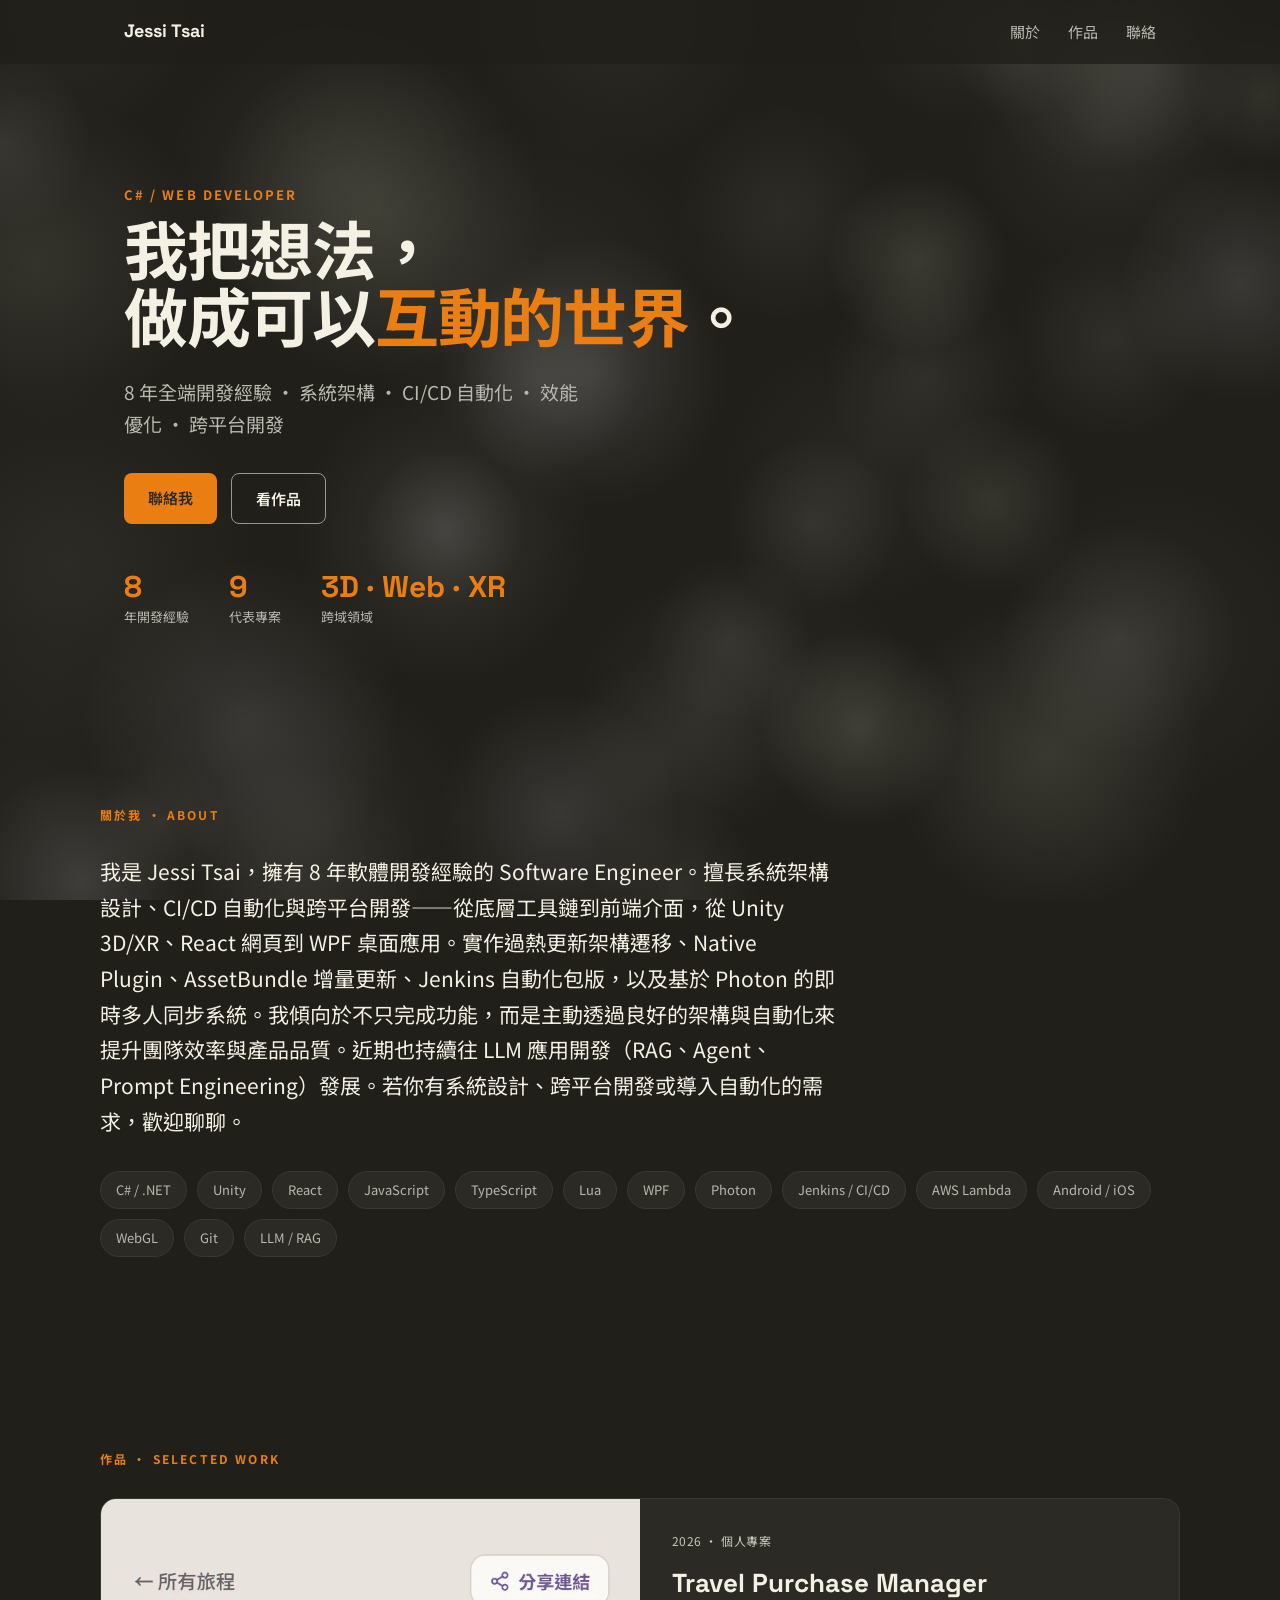
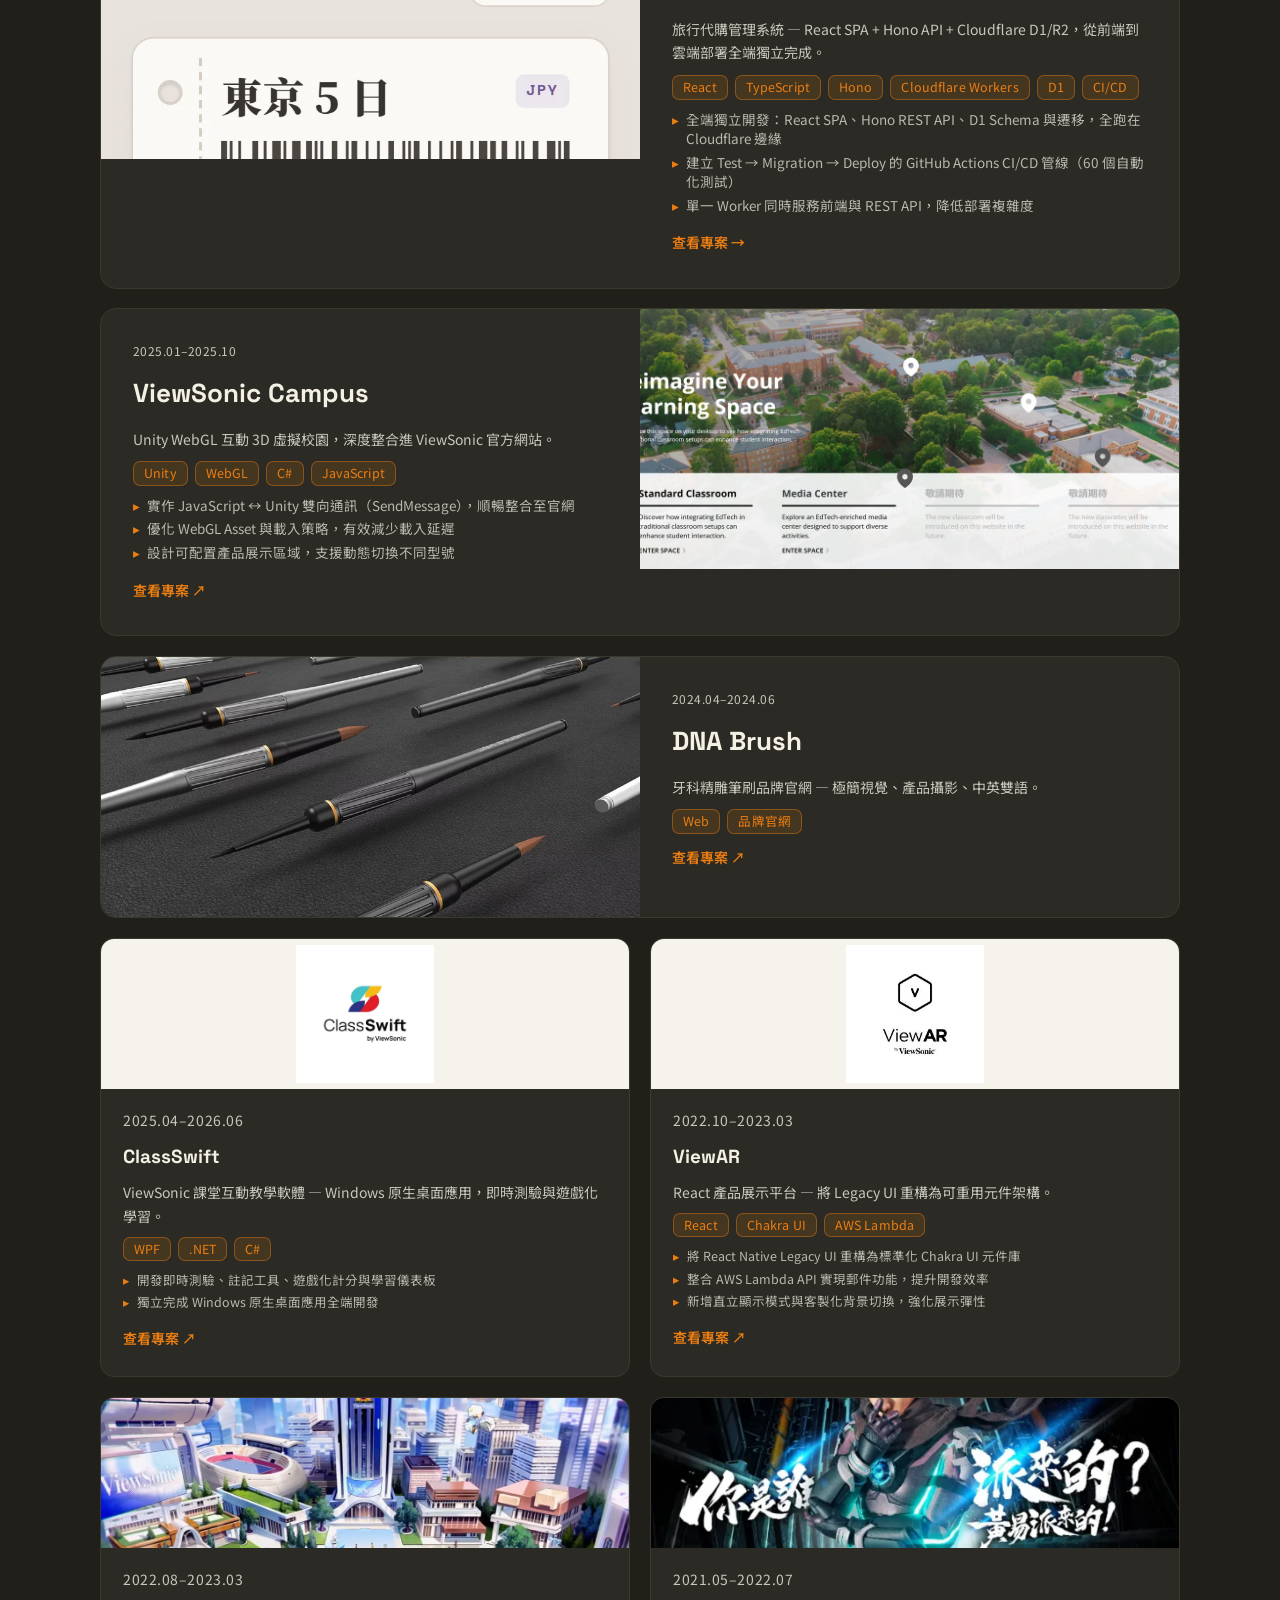
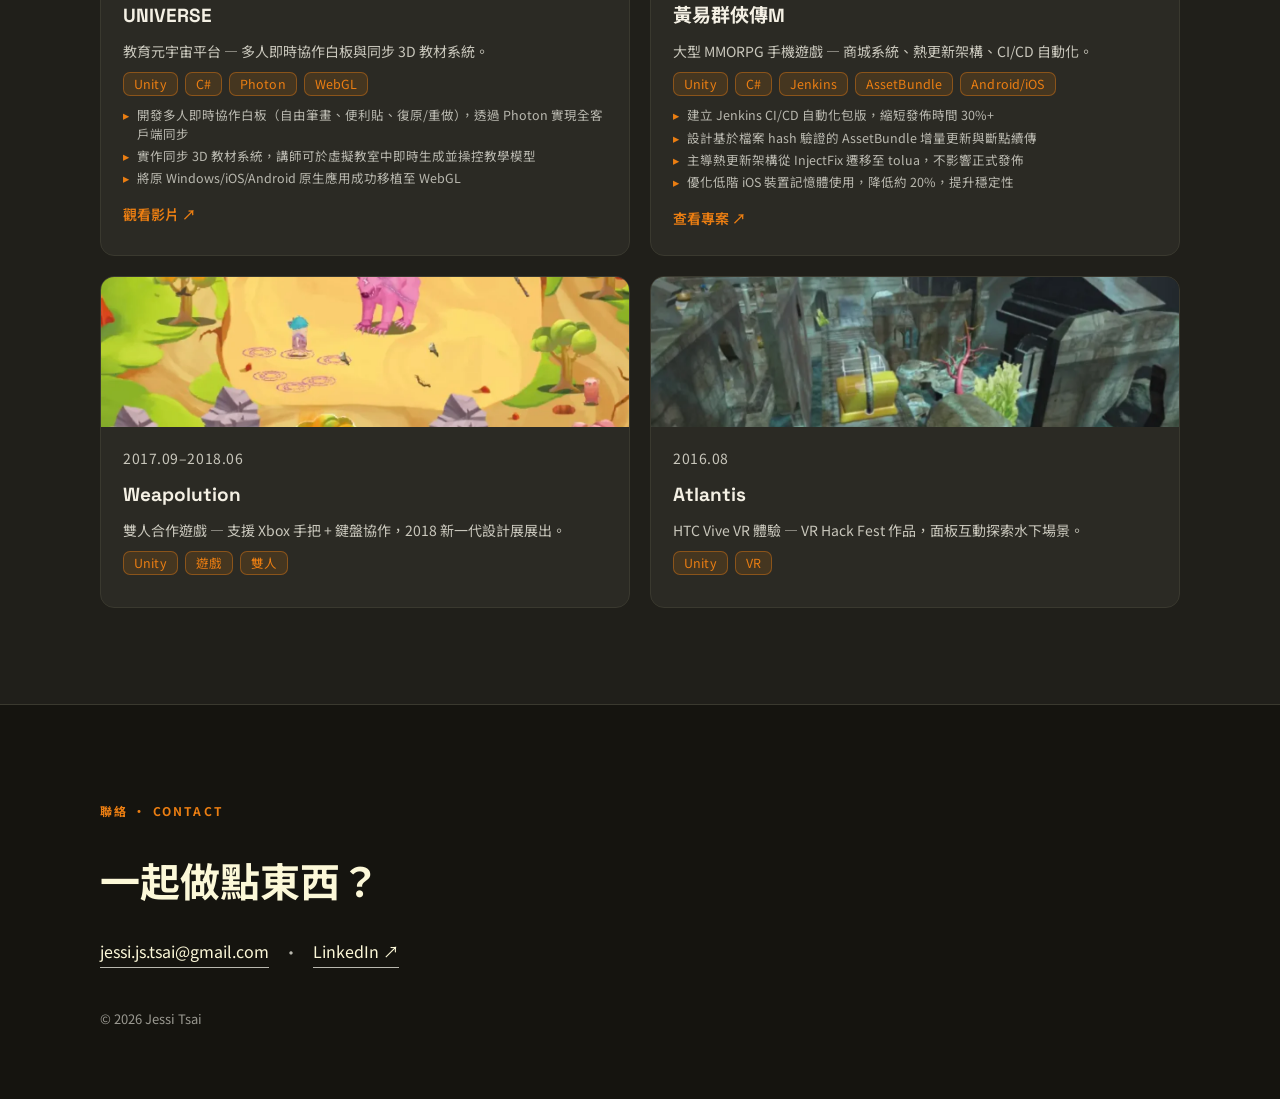
<file: index.html>
<!DOCTYPE html>
<html lang="zh-Hant">
<head>
  <meta charset="utf-8">
  <meta name="viewport" content="width=device-width, initial-scale=1">
  <title>Jessi Tsai — Software Engineer</title>
  <meta name="description" content="Jessi Tsai 的技術作品集：8 年全端開發經驗，專注系統架構、CI/CD 自動化、效能優化與跨平台開發。">
  <link rel="preconnect" href="https://fonts.googleapis.com">
  <link rel="preconnect" href="https://fonts.gstatic.com" crossorigin>
  <link href="https://fonts.googleapis.com/css2?family=Space+Grotesk:wght@500;600;700&family=Noto+Sans+TC:wght@400;500;700&display=swap" rel="stylesheet">
  <link rel="stylesheet" href="styles.css">
</head>
<body>
  <canvas id="mist" aria-hidden="true"></canvas>

  <header class="nav" id="nav">
    <div class="nav-inner">
      <a href="#top" class="nav-logo">Jessi Tsai</a>
      <button class="nav-toggle" aria-label="開啟選單" aria-expanded="false">☰</button>
      <nav>
        <ul class="nav-links">
          <li><a href="#about">關於</a></li>
          <li><a href="#work">作品</a></li>
          <li><a href="#contact">聯絡</a></li>
        </ul>
      </nav>
    </div>
  </header>

  <main id="top">
    <section class="hero">
      <p class="eyebrow">C# / Web Developer</p>
      <h1 class="hero-title">我把想法，<br>做成可以<em>互動的世界</em>。</h1>
      <p class="hero-sub">8 年全端開發經驗 · 系統架構 · CI/CD 自動化 · 效能優化 · 跨平台開發</p>
      <div class="cta-row">
        <a href="#contact" class="btn btn-primary">聯絡我</a>
        <a href="#work" class="btn btn-ghost">看作品</a>
      </div>
      <div class="stats">
        <div class="stat"><b>8</b><span>年開發經驗</span></div>
        <div class="stat"><b>9</b><span>代表專案</span></div>
        <div class="stat"><b>3D · Web · XR</b><span>跨域領域</span></div>
      </div>
    </section>

    <section class="section" id="about">
      <div class="section-inner">
        <p class="section-label">關於我 · About</p>
        <p class="about-text reveal">我是 Jessi Tsai，擁有 8 年軟體開發經驗的 Software Engineer。擅長系統架構設計、CI/CD 自動化與跨平台開發——從底層工具鏈到前端介面，從 Unity 3D/XR、React 網頁到 WPF 桌面應用。實作過熱更新架構遷移、Native Plugin、AssetBundle 增量更新、Jenkins 自動化包版，以及基於 Photon 的即時多人同步系統。我傾向於不只完成功能，而是主動透過良好的架構與自動化來提升團隊效率與產品品質。近期也持續往 LLM 應用開發（RAG、Agent、Prompt Engineering）發展。若你有系統設計、跨平台開發或導入自動化的需求，歡迎聊聊。</p>
        <ul class="skills" aria-label="技能">
          <li class="skill">C# / .NET</li>
          <li class="skill">Unity</li>
          <li class="skill">React</li>
          <li class="skill">JavaScript</li>
          <li class="skill">TypeScript</li>
          <li class="skill">Lua</li>
          <li class="skill">WPF</li>
          <li class="skill">Photon</li>
          <li class="skill">Jenkins / CI/CD</li>
          <li class="skill">AWS Lambda</li>
          <li class="skill">Android / iOS</li>
          <li class="skill">WebGL</li>
          <li class="skill">Git</li>
          <li class="skill">LLM / RAG</li>
        </ul>
      </div>
    </section>

    <section class="section" id="work">
      <div class="section-inner">
        <p class="section-label">作品 · Selected Work</p>

        <div class="featured">
          <article class="feat-card reveal">
            <div class="feat-thumb"><img class="thumb-shot" src="images/projects/tb-trip.webp" alt="Travel Purchase Manager 介面預覽"></div>
            <div class="feat-body">
              <p class="proj-year">2026 · 個人專案</p>
              <h3>Travel Purchase Manager</h3>
              <p class="proj-desc">旅行代購管理系統 — React SPA + Hono API + Cloudflare D1/R2，從前端到雲端部署全端獨立完成。</p>
              <ul class="proj-tags"><li>React</li><li>TypeScript</li><li>Hono</li><li>Cloudflare Workers</li><li>D1</li><li>CI/CD</li></ul>
              <ul class="proj-achievements">
                <li>全端獨立開發：React SPA、Hono REST API、D1 Schema 與遷移，全跑在 Cloudflare 邊緣</li>
                <li>建立 Test → Migration → Deploy 的 GitHub Actions CI/CD 管線（60 個自動化測試）</li>
                <li>單一 Worker 同時服務前端與 REST API，降低部署複雜度</li>
              </ul>
              <a class="proj-link" href="travel-buy.html">查看專案 →</a>
            </div>
          </article>

          <article class="feat-card reverse reveal">
            <div class="feat-thumb"><img class="thumb-logo cover" src="images/projects/Campus_Logo.webp" alt="ViewSonic Campus 預覽"></div>
            <div class="feat-body">
              <p class="proj-year">2025.01–2025.10</p>
              <h3>ViewSonic Campus</h3>
              <p class="proj-desc">Unity WebGL 互動 3D 虛擬校園，深度整合進 ViewSonic 官方網站。</p>
              <ul class="proj-tags"><li>Unity</li><li>WebGL</li><li>C#</li><li>JavaScript</li></ul>
              <ul class="proj-achievements">
                <li>實作 JavaScript ↔ Unity 雙向通訊（SendMessage），順暢整合至官網</li>
                <li>優化 WebGL Asset 與載入策略，有效減少載入延遲</li>
                <li>設計可配置產品展示區域，支援動態切換不同型號</li>
              </ul>
              <a class="proj-link" href="https://www.viewsonic.com/tw/education/3d-campus" target="_blank" rel="noopener">查看專案 ↗</a>
            </div>
          </article>

          <article class="feat-card reveal">
            <div class="feat-thumb"><img class="thumb-logo cover" src="images/projects/DNABRUSH_Logo.webp" alt="DNA Brush 產品預覽"></div>
            <div class="feat-body">
              <p class="proj-year">2024.04–2024.06</p>
              <h3>DNA Brush</h3>
              <p class="proj-desc">牙科精雕筆刷品牌官網 — 極簡視覺、產品攝影、中英雙語。</p>
              <ul class="proj-tags"><li>Web</li><li>品牌官網</li></ul>
              <a class="proj-link" href="https://www.dnabrush.net/zh" target="_blank" rel="noopener">查看專案 ↗</a>
            </div>
          </article>
        </div>

        <div class="proj-grid">
          <article class="proj-card reveal">
            <div class="proj-thumb"><img class="thumb-logo" src="images/projects/ClassSwift_Logo.webp" alt="ClassSwift logo"></div>
            <div class="proj-body">
              <p class="proj-year">2025.04–2026.06</p>
              <h3>ClassSwift</h3>
              <p class="proj-desc">ViewSonic 課堂互動教學軟體 — Windows 原生桌面應用，即時測驗與遊戲化學習。</p>
              <ul class="proj-tags"><li>WPF</li><li>.NET</li><li>C#</li></ul>
              <ul class="proj-achievements">
                <li>開發即時測驗、註記工具、遊戲化計分與學習儀表板</li>
                <li>獨立完成 Windows 原生桌面應用全端開發</li>
              </ul>
              <a class="proj-link" href="https://www.classswift.viewsonic.io/" target="_blank" rel="noopener">查看專案 ↗</a>
            </div>
          </article>

          <article class="proj-card reveal">
            <div class="proj-thumb"><img class="thumb-logo" src="images/projects/ViewAR_Logo.webp" alt="ViewAR logo"></div>
            <div class="proj-body">
              <p class="proj-year">2022.10–2023.03</p>
              <h3>ViewAR</h3>
              <p class="proj-desc">React 產品展示平台 — 將 Legacy UI 重構為可重用元件架構。</p>
              <ul class="proj-tags"><li>React</li><li>Chakra UI</li><li>AWS Lambda</li></ul>
              <ul class="proj-achievements">
                <li>將 React Native Legacy UI 重構為標準化 Chakra UI 元件庫</li>
                <li>整合 AWS Lambda API 實現郵件功能，提升開發效率</li>
                <li>新增直立顯示模式與客製化背景切換，強化展示彈性</li>
              </ul>
              <a class="proj-link" href="https://www.viewar.viewsonic.io/" target="_blank" rel="noopener">查看專案 ↗</a>
            </div>
          </article>

          <article class="proj-card reveal">
            <div class="proj-thumb"><img class="thumb-logo cover" src="images/projects/UNIVERSE_Logo.webp" alt="UNIVERSE 預覽"></div>
            <div class="proj-body">
              <p class="proj-year">2022.08–2023.03</p>
              <h3>UNIVERSE</h3>
              <p class="proj-desc">教育元宇宙平台 — 多人即時協作白板與同步 3D 教材系統。</p>
              <ul class="proj-tags"><li>Unity</li><li>C#</li><li>Photon</li><li>WebGL</li></ul>
              <ul class="proj-achievements">
                <li>開發多人即時協作白板（自由筆畫、便利貼、復原/重做），透過 Photon 實現全客戶端同步</li>
                <li>實作同步 3D 教材系統，講師可於虛擬教室中即時生成並操控教學模型</li>
                <li>將原 Windows/iOS/Android 原生應用成功移植至 WebGL</li>
              </ul>
              <a class="proj-link" href="https://www.youtube.com/watch?v=ybJ6-WxxF98" target="_blank" rel="noopener">觀看影片 ↗</a>
            </div>
          </article>

          <article class="proj-card reveal">
            <div class="proj-thumb"><img class="thumb-logo cover" src="images/projects/HEM_Logo.webp" alt="黃易群俠傳M 預覽"></div>
            <div class="proj-body">
              <p class="proj-year">2021.05–2022.07</p>
              <h3>黃易群俠傳M</h3>
              <p class="proj-desc">大型 MMORPG 手機遊戲 — 商城系統、熱更新架構、CI/CD 自動化。</p>
              <ul class="proj-tags"><li>Unity</li><li>C#</li><li>Jenkins</li><li>AssetBundle</li><li>Android/iOS</li></ul>
              <ul class="proj-achievements">
                <li>建立 Jenkins CI/CD 自動化包版，縮短發佈時間 30%+</li>
                <li>設計基於檔案 hash 驗證的 AssetBundle 增量更新與斷點續傳</li>
                <li>主導熱更新架構從 InjectFix 遷移至 tolua，不影響正式發佈</li>
                <li>優化低階 iOS 裝置記憶體使用，降低約 20%，提升穩定性</li>
              </ul>
              <a class="proj-link" href="https://hem.chinesegamer.net/" target="_blank" rel="noopener">查看專案 ↗</a>
            </div>
          </article>

          <article class="proj-card reveal">
            <div class="proj-thumb"><img class="thumb-logo cover" src="images/projects/Weapolution_Logo.webp" alt="Weapolution 預覽"></div>
            <div class="proj-body">
              <p class="proj-year">2017.09–2018.06</p>
              <h3>Weapolution</h3>
              <p class="proj-desc">雙人合作遊戲 — 支援 Xbox 手把 + 鍵盤協作，2018 新一代設計展展出。</p>
              <ul class="proj-tags"><li>Unity</li><li>遊戲</li><li>雙人</li></ul>
            </div>
          </article>

          <article class="proj-card reveal">
            <div class="proj-thumb"><img class="thumb-logo cover" src="images/projects/Atlantis_Logo.webp" alt="Atlantis 預覽"></div>
            <div class="proj-body">
              <p class="proj-year">2016.08</p>
              <h3>Atlantis</h3>
              <p class="proj-desc">HTC Vive VR 體驗 — VR Hack Fest 作品，面板互動探索水下場景。</p>
              <ul class="proj-tags"><li>Unity</li><li>VR</li></ul>
            </div>
          </article>
        </div>
      </div>
    </section>
  </main>

  <footer class="footer" id="contact">
    <div class="footer-inner">
      <p class="section-label">聯絡 · Contact</p>
      <p class="footer-cta">一起做點東西？</p>
      <p class="footer-links">
        <a href="mailto:jessi.js.tsai@gmail.com">jessi.js.tsai@gmail.com</a>
        <span>·</span>
        <a href="https://www.linkedin.com/in/jessi-tsai-a05aa3401" target="_blank" rel="noopener">LinkedIn ↗</a>
      </p>
      <p class="footer-copy">© 2026 Jessi Tsai</p>
    </div>
  </footer>

  <script src="mist.js"></script>
  <script src="script.js"></script>
</body>
</html>
</file>
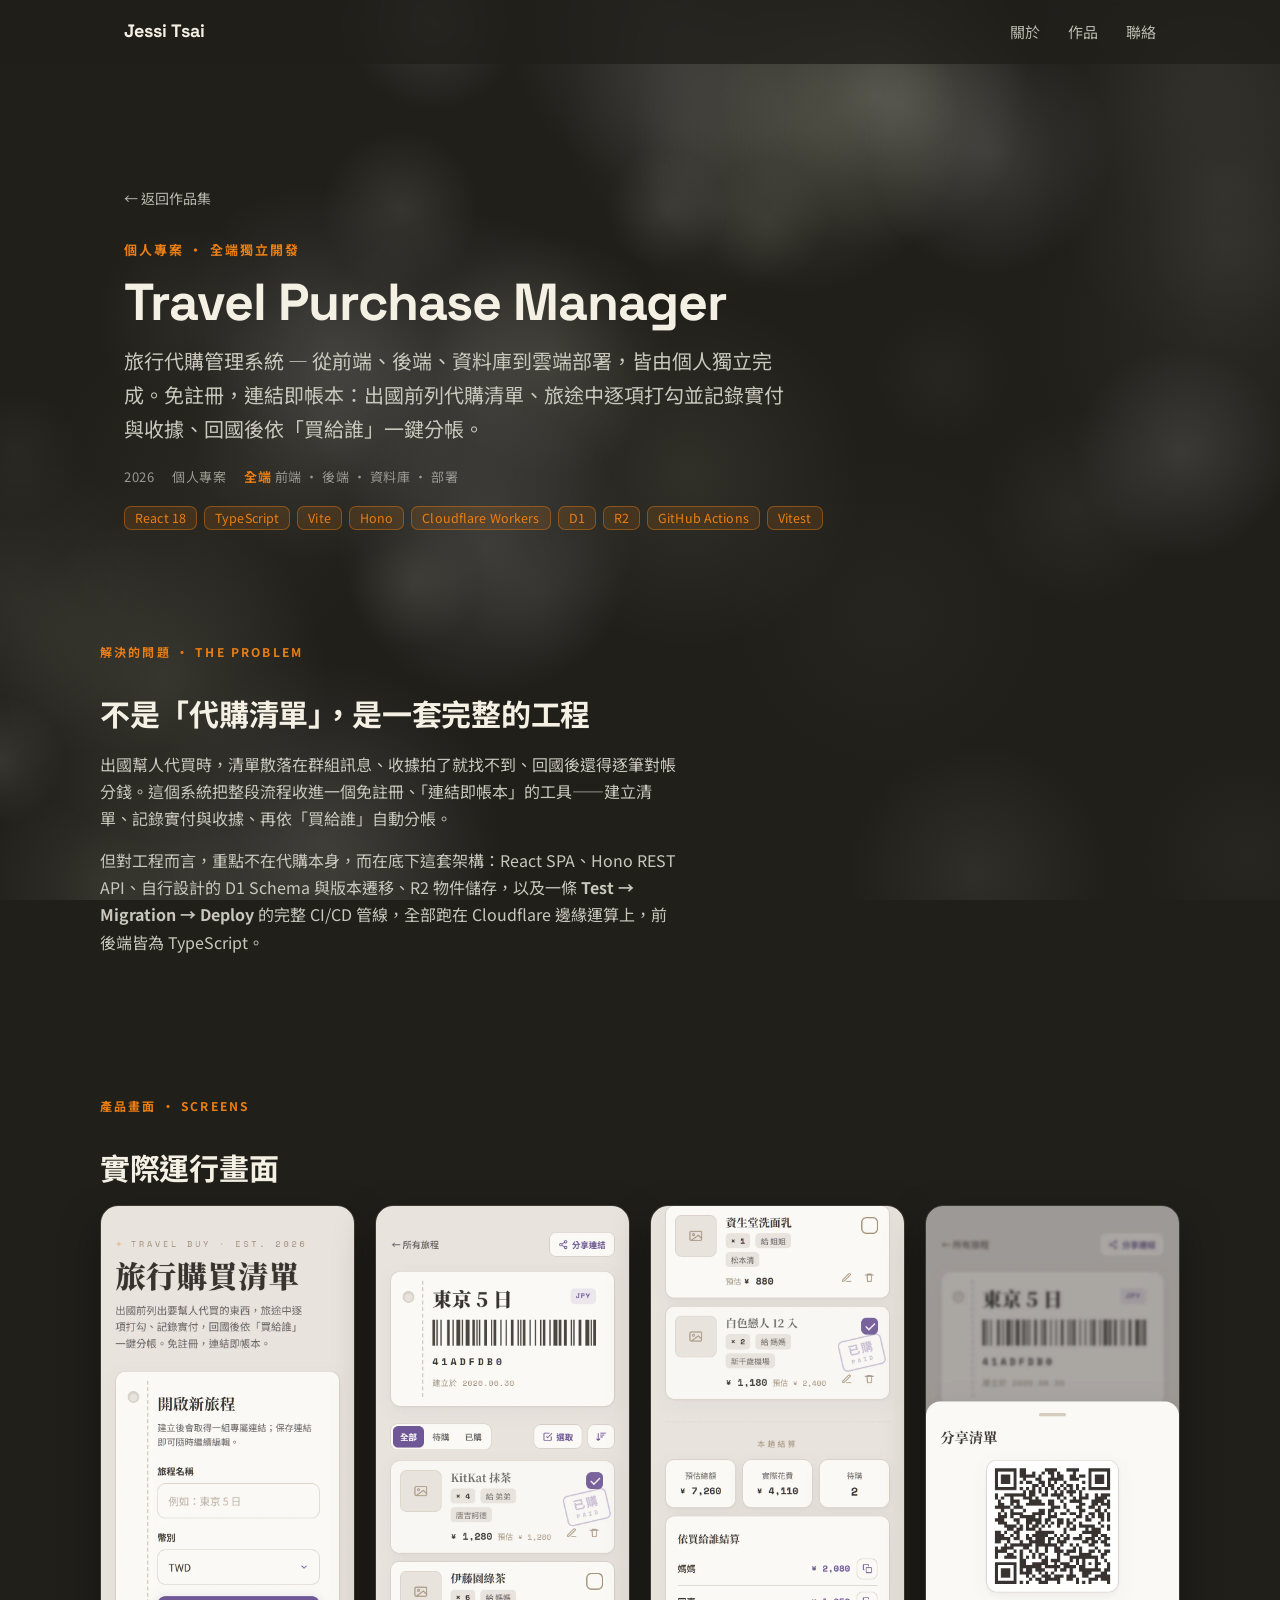
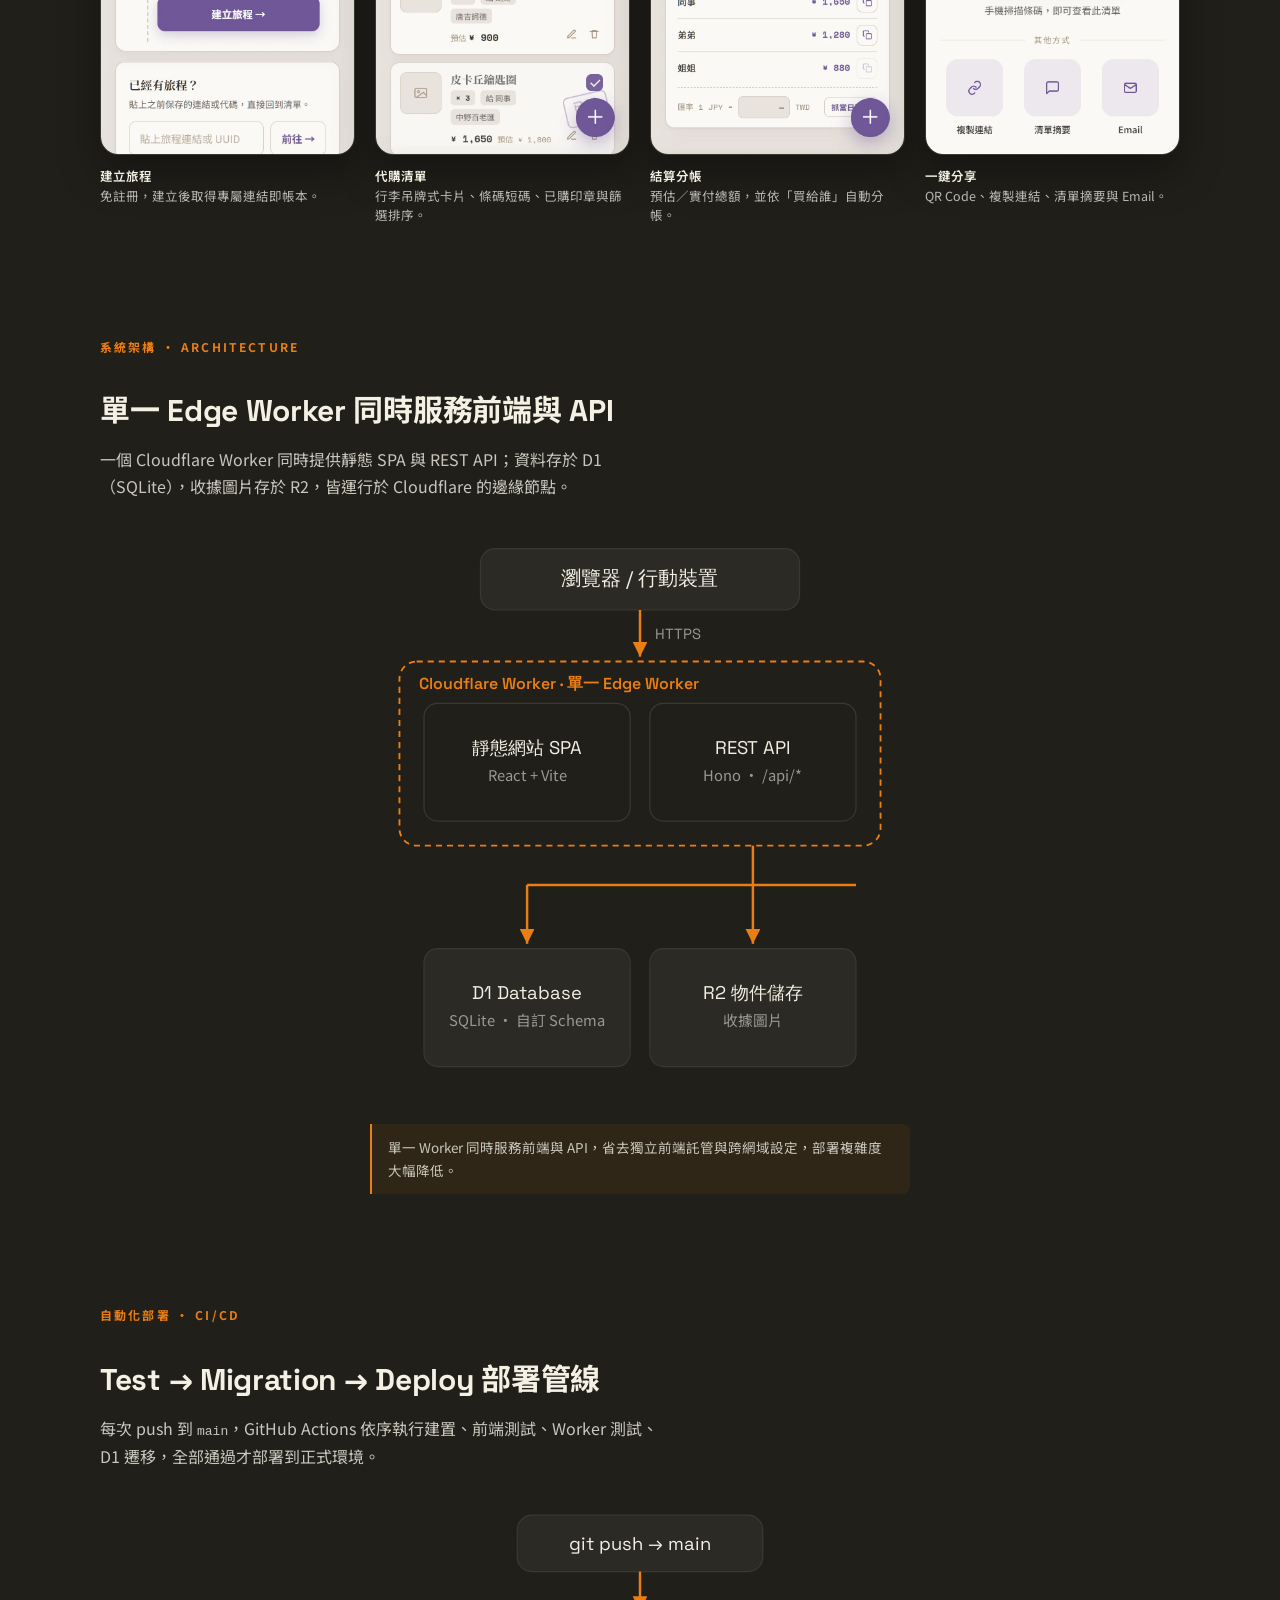
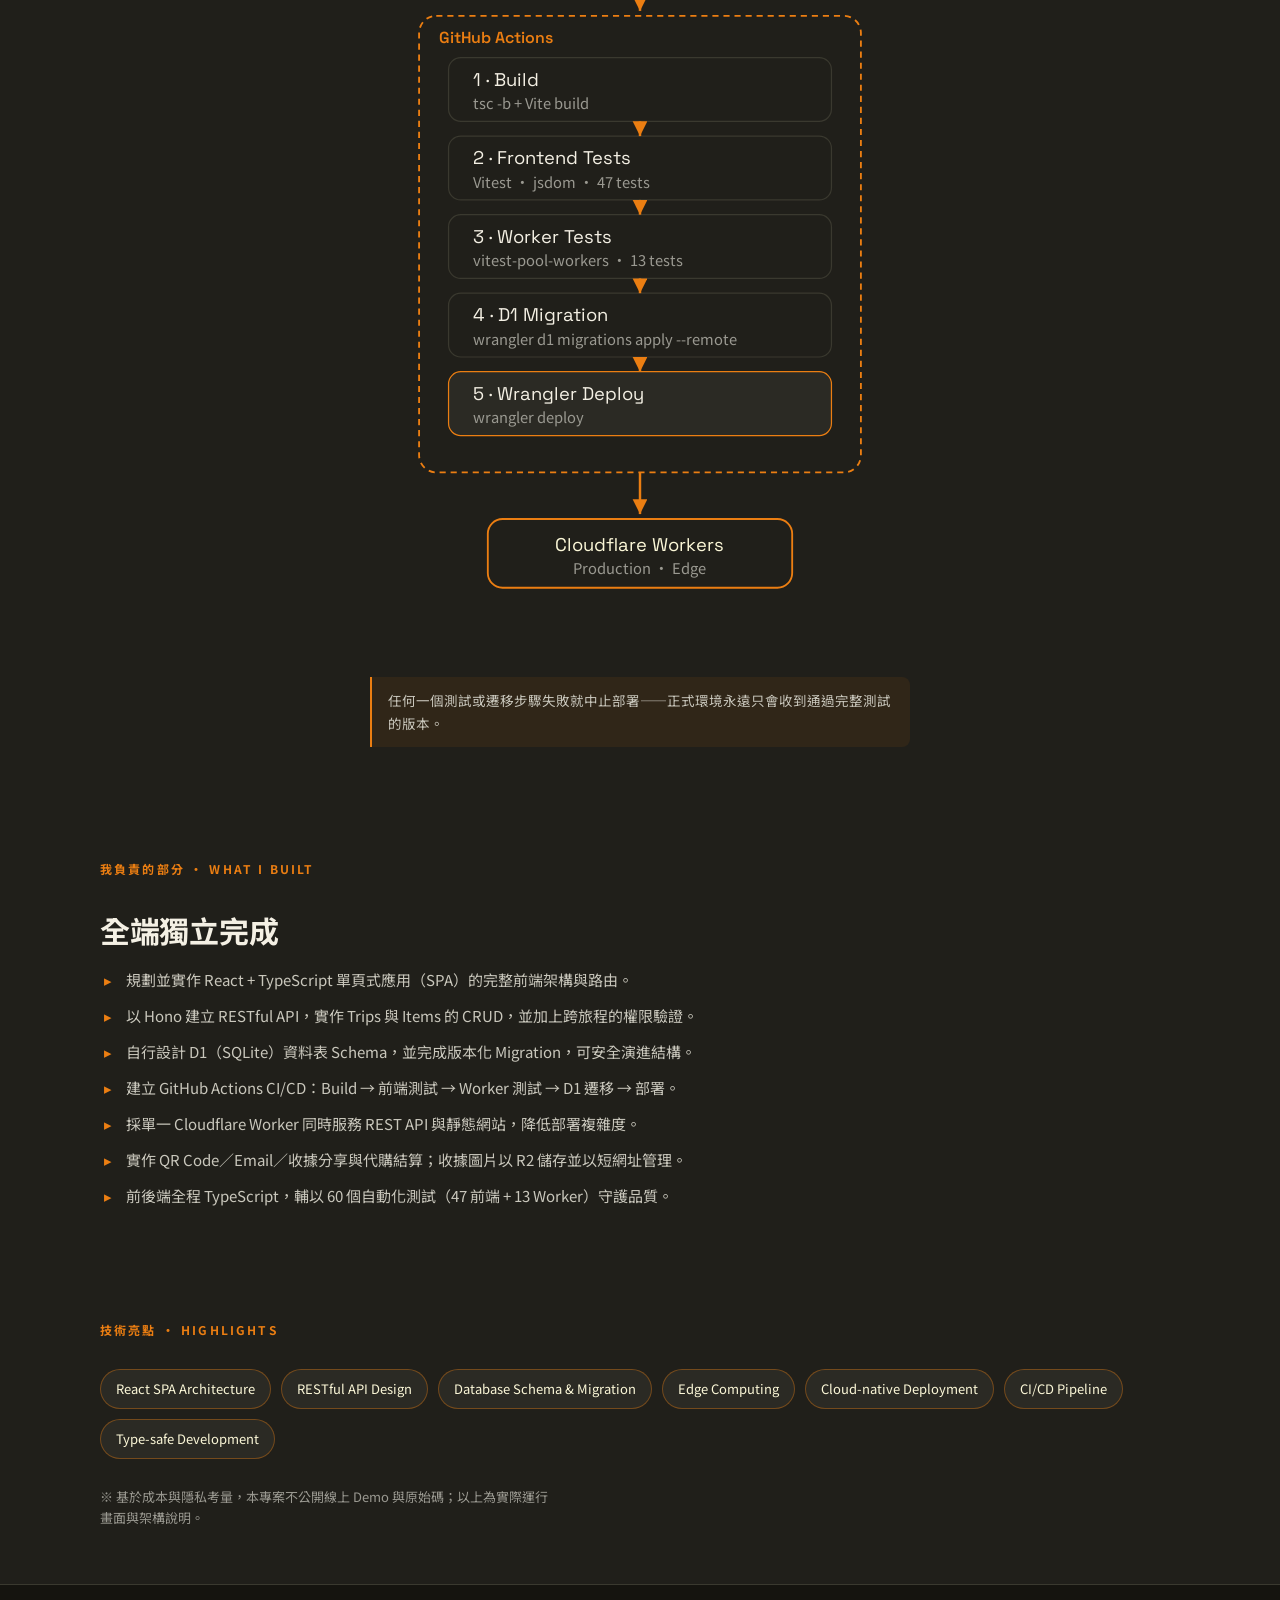
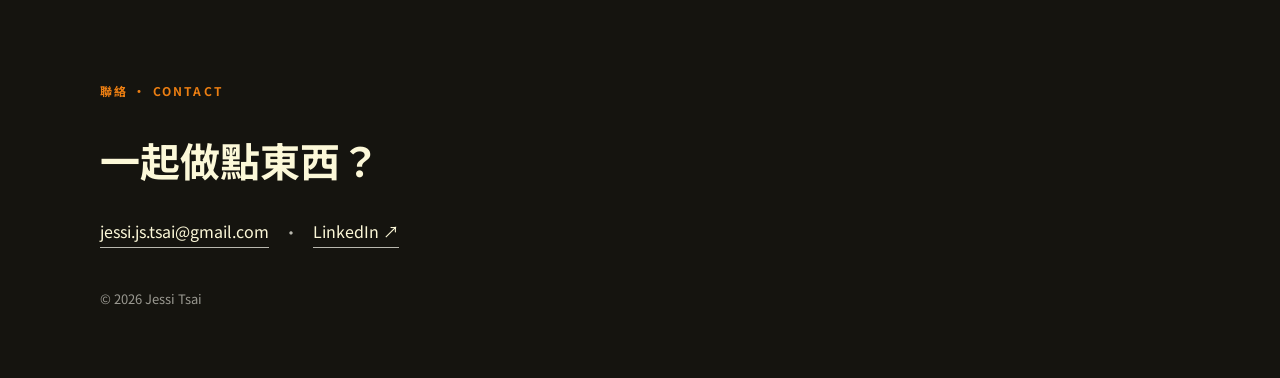
<file: travel-buy.html>
<!DOCTYPE html>
<html lang="zh-Hant">
<head>
  <meta charset="utf-8">
  <meta name="viewport" content="width=device-width, initial-scale=1">
  <title>Travel Purchase Manager — Jessi Tsai</title>
  <meta name="description" content="旅行代購管理系統：React + TypeScript SPA、Hono REST API、Cloudflare Workers / D1 / R2，以及 Test → Migration → Deploy 的完整 CI/CD 管線，全端獨立完成。">
  <link rel="preconnect" href="https://fonts.googleapis.com">
  <link rel="preconnect" href="https://fonts.gstatic.com" crossorigin>
  <link href="https://fonts.googleapis.com/css2?family=Space+Grotesk:wght@500;600;700&family=Noto+Sans+TC:wght@400;500;700&display=swap" rel="stylesheet">
  <link rel="stylesheet" href="styles.css">
</head>
<body>
  <canvas id="mist" aria-hidden="true"></canvas>

  <header class="nav" id="nav">
    <div class="nav-inner">
      <a href="index.html#top" class="nav-logo">Jessi Tsai</a>
      <button class="nav-toggle" aria-label="開啟選單" aria-expanded="false">☰</button>
      <nav>
        <ul class="nav-links">
          <li><a href="index.html#about">關於</a></li>
          <li><a href="index.html#work">作品</a></li>
          <li><a href="index.html#contact">聯絡</a></li>
        </ul>
      </nav>
    </div>
  </header>

  <main id="top">
    <div class="detail">
      <a class="back-link" href="index.html#work">← 返回作品集</a>
      <section class="detail-hero reveal">
        <p class="eyebrow">個人專案 · 全端獨立開發</p>
        <h1>Travel Purchase Manager</h1>
        <p class="lead">旅行代購管理系統 — 從前端、後端、資料庫到雲端部署，皆由個人獨立完成。免註冊，連結即帳本：出國前列代購清單、旅途中逐項打勾並記錄實付與收據、回國後依「買給誰」一鍵分帳。</p>
        <div class="detail-meta">
          <span>2026</span><span>個人專案</span><span><b>全端</b> 前端 · 後端 · 資料庫 · 部署</span>
        </div>
        <ul class="proj-tags">
          <li>React 18</li><li>TypeScript</li><li>Vite</li><li>Hono</li>
          <li>Cloudflare Workers</li><li>D1</li><li>R2</li><li>GitHub Actions</li><li>Vitest</li>
        </ul>
      </section>
    </div>

    <section class="detail-section">
      <div class="section-inner">
        <p class="section-label">解決的問題 · The Problem</p>
        <h2 class="reveal">不是「代購清單」，是一套完整的工程</h2>
        <p class="lede reveal">出國幫人代買時，清單散落在群組訊息、收據拍了就找不到、回國後還得逐筆對帳分錢。這個系統把整段流程收進一個免註冊、「連結即帳本」的工具——建立清單、記錄實付與收據、再依「買給誰」自動分帳。</p>
        <p class="lede reveal">但對工程而言，重點不在代購本身，而在底下這套架構：React SPA、Hono REST API、自行設計的 D1 Schema 與版本遷移、R2 物件儲存，以及一條 <b>Test → Migration → Deploy</b> 的完整 CI/CD 管線，全部跑在 Cloudflare 邊緣運算上，前後端皆為 TypeScript。</p>
      </div>
    </section>

    <section class="detail-section">
      <div class="section-inner">
        <p class="section-label">產品畫面 · Screens</p>
        <h2 class="reveal">實際運行畫面</h2>
        <div class="shots">
          <figure class="shot reveal">
            <div class="frame"><img src="images/projects/tb-home.webp" alt="建立旅程畫面" loading="lazy"></div>
            <figcaption><b>建立旅程</b>免註冊，建立後取得專屬連結即帳本。</figcaption>
          </figure>
          <figure class="shot reveal">
            <div class="frame"><img src="images/projects/tb-trip.webp" alt="代購清單畫面" loading="lazy"></div>
            <figcaption><b>代購清單</b>行李吊牌式卡片、條碼短碼、已購印章與篩選排序。</figcaption>
          </figure>
          <figure class="shot reveal">
            <div class="frame"><img src="images/projects/tb-settle.webp" alt="結算與分帳畫面" loading="lazy"></div>
            <figcaption><b>結算分帳</b>預估／實付總額，並依「買給誰」自動分帳。</figcaption>
          </figure>
          <figure class="shot reveal">
            <div class="frame"><img src="images/projects/tb-share.webp" alt="分享清單畫面" loading="lazy"></div>
            <figcaption><b>一鍵分享</b>QR Code、複製連結、清單摘要與 Email。</figcaption>
          </figure>
        </div>
      </div>
    </section>

    <section class="detail-section">
      <div class="section-inner">
        <p class="section-label">系統架構 · Architecture</p>
        <h2 class="reveal">單一 Edge Worker 同時服務前端與 API</h2>
        <p class="lede reveal">一個 Cloudflare Worker 同時提供靜態 SPA 與 REST API；資料存於 D1（SQLite），收據圖片存於 R2，皆運行於 Cloudflare 的邊緣節點。</p>
        <div class="diagram reveal">
          <svg viewBox="0 0 440 470" xmlns="http://www.w3.org/2000/svg" role="img" aria-label="系統架構圖：瀏覽器透過 HTTPS 連到單一 Cloudflare Worker，Worker 同時提供靜態 SPA 與 Hono REST API，API 連接 D1 資料庫與 R2 物件儲存。">
            <defs>
              <marker id="ah" markerWidth="9" markerHeight="9" refX="6" refY="3" orient="auto" markerUnits="strokeWidth">
                <path d="M0,0 L6,3 L0,6 Z" fill="#EB7E12"></path>
              </marker>
            </defs>
            <!-- client -->
            <rect x="90" y="16" width="260" height="50" rx="12" fill="#2B2A24" stroke="#3A392F"></rect>
            <text x="220" y="46" text-anchor="middle" fill="#F4F0E4" font-family="'Space Grotesk',sans-serif" font-size="16">瀏覽器 / 行動裝置</text>
            <!-- arrow client->worker -->
            <line x1="220" y1="66" x2="220" y2="104" stroke="#EB7E12" stroke-width="2" marker-end="url(#ah)"></line>
            <text x="232" y="90" fill="#9A9991" font-family="'Space Grotesk',sans-serif" font-size="12">HTTPS</text>
            <!-- worker container -->
            <rect x="24" y="108" width="392" height="150" rx="14" fill="none" stroke="#EB7E12" stroke-width="1.5" stroke-dasharray="5 4"></rect>
            <text x="40" y="130" fill="#EB7E12" font-family="'Space Grotesk',sans-serif" font-size="13" font-weight="600">Cloudflare Worker · 單一 Edge Worker</text>
            <rect x="44" y="142" width="168" height="96" rx="11" fill="#201F1A" stroke="#3A392F"></rect>
            <text x="128" y="183" text-anchor="middle" fill="#F4F0E4" font-family="'Space Grotesk',sans-serif" font-size="15">靜態網站 SPA</text>
            <text x="128" y="205" text-anchor="middle" fill="#9A9991" font-family="'Noto Sans TC',sans-serif" font-size="12">React + Vite</text>
            <rect x="228" y="142" width="168" height="96" rx="11" fill="#201F1A" stroke="#3A392F"></rect>
            <text x="312" y="183" text-anchor="middle" fill="#F4F0E4" font-family="'Space Grotesk',sans-serif" font-size="15">REST API</text>
            <text x="312" y="205" text-anchor="middle" fill="#9A9991" font-family="'Noto Sans TC',sans-serif" font-size="12">Hono · /api/*</text>
            <!-- arrows API -> stores -->
            <line x1="312" y1="258" x2="312" y2="290" stroke="#EB7E12" stroke-width="2"></line>
            <line x1="128" y1="290" x2="396" y2="290" stroke="#EB7E12" stroke-width="2"></line>
            <line x1="128" y1="290" x2="128" y2="338" stroke="#EB7E12" stroke-width="2" marker-end="url(#ah)"></line>
            <line x1="312" y1="290" x2="312" y2="338" stroke="#EB7E12" stroke-width="2" marker-end="url(#ah)"></line>
            <!-- D1 -->
            <rect x="44" y="342" width="168" height="96" rx="11" fill="#2B2A24" stroke="#3A392F"></rect>
            <text x="128" y="383" text-anchor="middle" fill="#F4F0E4" font-family="'Space Grotesk',sans-serif" font-size="15">D1 Database</text>
            <text x="128" y="405" text-anchor="middle" fill="#9A9991" font-family="'Noto Sans TC',sans-serif" font-size="12">SQLite · 自訂 Schema</text>
            <!-- R2 -->
            <rect x="228" y="342" width="168" height="96" rx="11" fill="#2B2A24" stroke="#3A392F"></rect>
            <text x="312" y="383" text-anchor="middle" fill="#F4F0E4" font-family="'Space Grotesk',sans-serif" font-size="15">R2 物件儲存</text>
            <text x="312" y="405" text-anchor="middle" fill="#9A9991" font-family="'Noto Sans TC',sans-serif" font-size="12">收據圖片</text>
          </svg>
        </div>
        <p class="diagram-note reveal">單一 Worker 同時服務前端與 API，省去獨立前端託管與跨網域設定，部署複雜度大幅降低。</p>
      </div>
    </section>

    <section class="detail-section">
      <div class="section-inner">
        <p class="section-label">自動化部署 · CI/CD</p>
        <h2 class="reveal">Test → Migration → Deploy 部署管線</h2>
        <p class="lede reveal">每次 push 到 <code>main</code>，GitHub Actions 依序執行建置、前端測試、Worker 測試、D1 遷移，全部通過才部署到正式環境。</p>
        <div class="diagram reveal">
          <svg viewBox="0 0 440 620" xmlns="http://www.w3.org/2000/svg" role="img" aria-label="CI/CD 管線圖：git push 觸發 GitHub Actions，依序執行 Build、Frontend Tests、Worker Tests、D1 Migration、Wrangler Deploy，全部通過後部署到 Cloudflare Workers 正式環境。">
            <defs>
              <marker id="ah2" markerWidth="9" markerHeight="9" refX="6" refY="3" orient="auto" markerUnits="strokeWidth">
                <path d="M0,0 L6,3 L0,6 Z" fill="#EB7E12"></path>
              </marker>
            </defs>
            <!-- push -->
            <rect x="120" y="14" width="200" height="46" rx="12" fill="#2B2A24" stroke="#3A392F"></rect>
            <text x="220" y="42" text-anchor="middle" fill="#F4F0E4" font-family="'Space Grotesk',sans-serif" font-size="15">git push → main</text>
            <line x1="220" y1="60" x2="220" y2="92" stroke="#EB7E12" stroke-width="2" marker-end="url(#ah2)"></line>
            <!-- actions container -->
            <rect x="40" y="96" width="360" height="372" rx="14" fill="none" stroke="#EB7E12" stroke-width="1.5" stroke-dasharray="5 4"></rect>
            <text x="56" y="118" fill="#EB7E12" font-family="'Space Grotesk',sans-serif" font-size="13" font-weight="600">GitHub Actions</text>
            <!-- stages -->
            <g font-family="'Space Grotesk',sans-serif">
              <rect x="64" y="130" width="312" height="52" rx="10" fill="#201F1A" stroke="#3A392F"></rect>
              <text x="84" y="153" fill="#F4F0E4" font-size="15">1 · Build</text>
              <text x="84" y="172" fill="#9A9991" font-family="'Noto Sans TC',sans-serif" font-size="12">tsc -b + Vite build</text>

              <rect x="64" y="194" width="312" height="52" rx="10" fill="#201F1A" stroke="#3A392F"></rect>
              <text x="84" y="217" fill="#F4F0E4" font-size="15">2 · Frontend Tests</text>
              <text x="84" y="236" fill="#9A9991" font-family="'Noto Sans TC',sans-serif" font-size="12">Vitest · jsdom · 47 tests</text>

              <rect x="64" y="258" width="312" height="52" rx="10" fill="#201F1A" stroke="#3A392F"></rect>
              <text x="84" y="281" fill="#F4F0E4" font-size="15">3 · Worker Tests</text>
              <text x="84" y="300" fill="#9A9991" font-family="'Noto Sans TC',sans-serif" font-size="12">vitest-pool-workers · 13 tests</text>

              <rect x="64" y="322" width="312" height="52" rx="10" fill="#201F1A" stroke="#3A392F"></rect>
              <text x="84" y="345" fill="#F4F0E4" font-size="15">4 · D1 Migration</text>
              <text x="84" y="364" fill="#9A9991" font-family="'Noto Sans TC',sans-serif" font-size="12">wrangler d1 migrations apply --remote</text>

              <rect x="64" y="386" width="312" height="52" rx="10" fill="#2B2A24" stroke="#EB7E12"></rect>
              <text x="84" y="409" fill="#F4F0E4" font-size="15">5 · Wrangler Deploy</text>
              <text x="84" y="428" fill="#9A9991" font-family="'Noto Sans TC',sans-serif" font-size="12">wrangler deploy</text>
            </g>
            <!-- connectors between stages -->
            <g stroke="#EB7E12" stroke-width="2">
              <line x1="220" y1="182" x2="220" y2="194" marker-end="url(#ah2)"></line>
              <line x1="220" y1="246" x2="220" y2="258" marker-end="url(#ah2)"></line>
              <line x1="220" y1="310" x2="220" y2="322" marker-end="url(#ah2)"></line>
              <line x1="220" y1="374" x2="220" y2="386" marker-end="url(#ah2)"></line>
            </g>
            <!-- arrow to production -->
            <line x1="220" y1="468" x2="220" y2="502" stroke="#EB7E12" stroke-width="2" marker-end="url(#ah2)"></line>
            <rect x="96" y="506" width="248" height="56" rx="12" fill="#201F1A" stroke="#EB7E12" stroke-width="1.5"></rect>
            <text x="220" y="532" text-anchor="middle" fill="#FCF8D8" font-family="'Space Grotesk',sans-serif" font-size="15">Cloudflare Workers</text>
            <text x="220" y="551" text-anchor="middle" fill="#9A9991" font-family="'Noto Sans TC',sans-serif" font-size="12">Production · Edge</text>
          </svg>
        </div>
        <p class="diagram-note reveal">任何一個測試或遷移步驟失敗就中止部署——正式環境永遠只會收到通過完整測試的版本。</p>
      </div>
    </section>

    <section class="detail-section">
      <div class="section-inner">
        <p class="section-label">我負責的部分 · What I Built</p>
        <h2 class="reveal">全端獨立完成</h2>
        <ul class="resp reveal">
          <li>規劃並實作 React + TypeScript 單頁式應用（SPA）的完整前端架構與路由。</li>
          <li>以 Hono 建立 RESTful API，實作 Trips 與 Items 的 CRUD，並加上跨旅程的權限驗證。</li>
          <li>自行設計 D1（SQLite）資料表 Schema，並完成版本化 Migration，可安全演進結構。</li>
          <li>建立 GitHub Actions CI/CD：Build → 前端測試 → Worker 測試 → D1 遷移 → 部署。</li>
          <li>採單一 Cloudflare Worker 同時服務 REST API 與靜態網站，降低部署複雜度。</li>
          <li>實作 QR Code／Email／收據分享與代購結算；收據圖片以 R2 儲存並以短網址管理。</li>
          <li>前後端全程 TypeScript，輔以 60 個自動化測試（47 前端 + 13 Worker）守護品質。</li>
        </ul>
      </div>
    </section>

    <section class="detail-section">
      <div class="section-inner">
        <p class="section-label">技術亮點 · Highlights</p>
        <ul class="highlights reveal">
          <li>React SPA Architecture</li>
          <li>RESTful API Design</li>
          <li>Database Schema &amp; Migration</li>
          <li>Edge Computing</li>
          <li>Cloud-native Deployment</li>
          <li>CI/CD Pipeline</li>
          <li>Type-safe Development</li>
        </ul>
        <p class="privacy-note">※ 基於成本與隱私考量，本專案不公開線上 Demo 與原始碼；以上為實際運行畫面與架構說明。</p>
      </div>
    </section>
  </main>

  <footer class="footer" id="contact">
    <div class="footer-inner">
      <p class="section-label">聯絡 · Contact</p>
      <p class="footer-cta">一起做點東西？</p>
      <p class="footer-links">
        <a href="mailto:jessi.js.tsai@gmail.com">jessi.js.tsai@gmail.com</a>
        <span>·</span>
        <a href="https://www.linkedin.com/in/jessi-tsai-a05aa3401" target="_blank" rel="noopener">LinkedIn ↗</a>
      </p>
      <p class="footer-copy">© 2026 Jessi Tsai</p>
    </div>
  </footer>

  <script src="mist.js"></script>
  <script src="script.js"></script>
</body>
</html>
</file>
<file: styles.css>
:root {
  /* Dark "Frozen Mist" — names kept by role: --ink=text, --paper=bg, --white=card surface */
  --ink:#F4F0E4; --olive:#B9B8AF; --mist:#9A9991; --cream:#FCF8D8;
  --paper:#201F1A; --haze:#3A392F; --cinnamon:#EB7E12; --white:#2B2A24;
  --footer-bg:#15140F; --body-dim:#C9C7BC;
  --maxw:1080px;
  --font-display:"Space Grotesk","Noto Sans TC",system-ui,sans-serif;
  --font-body:"Noto Sans TC",-apple-system,"Segoe UI",system-ui,sans-serif;
}
* { box-sizing:border-box; }
html { scroll-behavior:smooth; }
body {
  margin:0; background:var(--paper); color:var(--ink);
  font-family:var(--font-body); line-height:1.7;
  -webkit-font-smoothing:antialiased;
}
#mist { position:fixed; inset:0; width:100%; height:100%; z-index:-1; display:block; }
img { max-width:100%; display:block; }
a { color:var(--cinnamon); }

/* ---- layout ---- */
.section { padding:96px 24px; }
.section-inner { max-width:var(--maxw); margin:0 auto; }
.section-label {
  font-size:12px; letter-spacing:.18em; text-transform:uppercase;
  color:var(--cinnamon); font-weight:700; margin:0 0 28px;
}

/* ---- nav ---- */
.nav {
  position:sticky; top:0; z-index:20;
  background:color-mix(in srgb, var(--paper) 78%, transparent);
  backdrop-filter:blur(8px); border-bottom:1px solid transparent;
  transition:border-color .3s, box-shadow .3s;
}
.nav.scrolled { border-color:var(--haze); box-shadow:0 4px 20px rgba(124,125,117,.10); }
.nav-inner {
  max-width:var(--maxw); margin:0 auto; padding:16px 24px;
  display:flex; align-items:center; justify-content:space-between; position:relative;
}
.nav-logo { font-family:var(--font-display); font-weight:700; font-size:18px; color:var(--ink); text-decoration:none; }
.nav-links { display:flex; gap:28px; list-style:none; margin:0; padding:0; }
.nav-links a { color:var(--olive); text-decoration:none; font-size:15px; }
.nav-links a:hover { color:var(--cinnamon); }
.nav-toggle { display:none; background:none; border:0; cursor:pointer; font-size:22px; color:var(--ink); }

/* ---- hero ---- */
.hero { max-width:var(--maxw); margin:0 auto; padding:120px 24px 80px; }
.eyebrow { font-size:13px; letter-spacing:.16em; text-transform:uppercase; color:var(--cinnamon); font-weight:700; margin:0 0 14px; }
.hero-title {
  font-family:var(--font-display); font-weight:700;
  font-size:clamp(34px,6vw,64px); line-height:1.05; letter-spacing:-.02em; margin:0 0 22px;
}
.hero-title em { color:var(--cinnamon); font-style:normal; }
.hero-sub { font-size:clamp(15px,2vw,19px); color:var(--olive); max-width:42ch; margin:0 0 32px; }
.cta-row { display:flex; gap:14px; flex-wrap:wrap; }
.btn { display:inline-block; font-weight:600; font-size:15px; padding:12px 24px; border-radius:8px; text-decoration:none; transition:transform .15s, background .2s, color .2s; }
.btn:hover { transform:translateY(-2px); }
.btn-primary { background:var(--cinnamon); color:var(--white); }
.btn-ghost { border:1px solid var(--mist); color:var(--ink); }
.btn-ghost:hover { border-color:var(--cinnamon); color:var(--cinnamon); }
.stats { display:flex; gap:40px; margin-top:48px; flex-wrap:wrap; }
.stats .stat b { font-family:var(--font-display); font-size:30px; color:var(--cinnamon); display:block; line-height:1; }
.stats .stat span { font-size:13px; color:var(--olive); }

/* ---- about ---- */
.about-text { font-size:clamp(16px,2.2vw,21px); max-width:62ch; color:var(--ink); margin:0 0 32px; }
.skills { display:flex; flex-wrap:wrap; gap:10px; list-style:none; margin:0; padding:0; }
.skill { font-size:13px; color:var(--olive); background:var(--white); border:1px solid var(--haze); padding:7px 15px; border-radius:24px; }

/* ---- projects ---- */
.ph { position:relative; background:linear-gradient(135deg,var(--haze),var(--mist)); }
.ph::after {
  content:attr(data-label); position:absolute; inset:0; display:flex;
  align-items:center; justify-content:center; padding:12px; text-align:center;
  font-family:var(--font-display); font-weight:600; color:var(--cream);
  font-size:18px; opacity:.92; letter-spacing:.02em;
}
/* logo thumbnails: show whole logo on a plate matched to its own background */
.thumb-logo { width:100%; height:100%; object-fit:contain; padding:8px 24px; background:#F5F3EC; }
.proj-thumb .thumb-logo { padding:6px 20px; }
.thumb-logo.on-dark { background:#15140F; }       /* dark-bg logos/banners blend in */
.thumb-logo.cover { object-fit:cover; padding:0; background:none; } /* photos / key art fill */
.featured { display:grid; gap:20px; margin-bottom:20px; }
.feat-card { display:grid; grid-template-columns:1fr 1fr; background:var(--white); border:1px solid var(--haze); border-radius:16px; overflow:hidden; }
.feat-card.reverse .feat-thumb { order:2; }
.feat-thumb { height:260px; }
.feat-thumb .badge { position:absolute; top:14px; left:14px; }
.feat-body { padding:32px; }
.feat-body h3 { font-family:var(--font-display); font-size:26px; margin:6px 0 12px; }
.feat-body p { color:var(--body-dim); margin:0 0 10px; }
.feat-body .proj-achievements li { font-size:13.5px; }

.proj-grid { display:grid; grid-template-columns:repeat(2,1fr); gap:20px; }
.proj-card { background:var(--white); border:1px solid var(--haze); border-radius:14px; overflow:hidden; transition:transform .18s, box-shadow .18s; }
.proj-card:hover { transform:translateY(-4px); box-shadow:0 16px 36px rgba(124,125,117,.18); }
.proj-thumb { height:150px; }
.proj-body { padding:20px 22px 24px; }
.proj-body h3 { font-family:var(--font-display); font-size:19px; margin:4px 0 8px; }
.proj-body p { color:var(--body-dim); font-size:14px; margin:0 0 8px; }
.proj-desc { color:var(--body-dim); font-size:14px; margin:0 0 8px; }
.proj-year { font-size:12px; color:var(--mist); letter-spacing:.04em; }
/* tag pills — consistent size for CJK + Latin, clear on dark */
.proj-tags { list-style:none; display:flex; flex-wrap:wrap; gap:7px; margin:4px 0 8px; padding:0; }
.proj-tags li {
  font-size:12.5px; line-height:1; color:var(--cinnamon);
  background:color-mix(in srgb, var(--cinnamon) 14%, transparent);
  border:1px solid color-mix(in srgb, var(--cinnamon) 42%, transparent);
  padding:5px 10px; border-radius:7px; letter-spacing:.01em; white-space:nowrap;
}
.proj-achievements { list-style:none; padding:0; margin:6px 0 10px; }
.proj-achievements li { font-size:12.5px; color:var(--olive); padding:2px 0 2px 14px; position:relative; line-height:1.45; }
.proj-achievements li::before { content:"▸"; position:absolute; left:0; color:var(--cinnamon); }
.badge { font-size:11px; background:var(--cinnamon); color:var(--white); padding:3px 10px; border-radius:6px; font-weight:700; }
.proj-link { display:inline-block; margin-top:4px; font-size:14px; font-weight:600; text-decoration:none; }
.proj-link:hover { text-decoration:underline; }

/* ---- featured card: screenshot banner (portrait shot, cropped from top) ---- */
.thumb-shot { width:100%; height:100%; object-fit:cover; object-position:top; }

/* ---- project detail page ---- */
.detail { max-width:var(--maxw); margin:0 auto; padding:120px 24px 40px; }
.back-link { font-size:14px; color:var(--olive); text-decoration:none; }
.back-link:hover { color:var(--cinnamon); }
.detail-hero { padding:28px 0 8px; }
.detail-hero h1 {
  font-family:var(--font-display); font-weight:700;
  font-size:clamp(30px,5vw,52px); line-height:1.05; letter-spacing:-.02em; margin:14px 0 14px;
}
.detail-hero .lead { font-size:clamp(16px,2.2vw,20px); color:var(--body-dim); max-width:60ch; margin:0 0 20px; }
.detail-meta { display:flex; gap:18px; flex-wrap:wrap; color:var(--mist); font-size:13px; letter-spacing:.04em; margin:0 0 18px; }
.detail-meta b { color:var(--cinnamon); font-weight:700; }

.detail-section { padding:56px 24px; }
.detail-section .section-inner { max-width:var(--maxw); margin:0 auto; }
.detail-section h2 {
  font-family:var(--font-display); font-size:clamp(22px,3.2vw,30px);
  margin:0 0 10px; letter-spacing:-.01em;
}
.detail-section .lede { color:var(--body-dim); max-width:64ch; margin:0 0 28px; }
.detail-section .lede + .lede { margin-top:-14px; }

/* screenshot gallery — phone frames */
.shots { display:grid; grid-template-columns:repeat(4,1fr); gap:20px; }
.shot { margin:0; }
.shot .frame {
  border:1px solid var(--haze); border-radius:18px; overflow:hidden;
  background:#000; box-shadow:0 18px 40px rgba(0,0,0,.34);
}
.shot .frame img { width:100%; display:block; }
.shot figcaption { font-size:12.5px; color:var(--olive); margin-top:12px; line-height:1.5; }
.shot figcaption b { color:var(--ink); font-weight:600; display:block; margin-bottom:2px; }

/* diagrams */
.diagram { max-width:540px; margin:0 auto; }
.diagram svg { width:100%; height:auto; display:block; }
.diagram-note {
  max-width:540px; margin:18px auto 0; padding:12px 16px;
  border-left:2px solid var(--cinnamon); background:color-mix(in srgb, var(--cinnamon) 8%, transparent);
  border-radius:0 8px 8px 0; color:var(--body-dim); font-size:13.5px;
}

/* responsibilities + highlights */
.resp { list-style:none; padding:0; margin:0; display:grid; gap:12px; }
.resp li { position:relative; padding:0 0 0 26px; color:var(--body-dim); font-size:15px; line-height:1.6; }
.resp li::before { content:"▸"; position:absolute; left:4px; top:0; color:var(--cinnamon); font-size:15px; }
.highlights { display:flex; flex-wrap:wrap; gap:10px; list-style:none; padding:0; margin:0; }
.highlights li {
  font-size:13px; color:var(--cream); background:var(--white);
  border:1px solid color-mix(in srgb, var(--cinnamon) 38%, transparent);
  padding:8px 15px; border-radius:24px;
}
.privacy-note { color:var(--mist); font-size:13px; max-width:64ch; margin:28px 0 0; line-height:1.6; }

@media (max-width:760px) {
  .shots { grid-template-columns:repeat(2,1fr); gap:16px; }
  .detail-section { padding:44px 20px; }
  .detail { padding:96px 20px 24px; }
}

/* ---- footer ---- */
.footer { background:var(--footer-bg); color:var(--cream); padding:96px 24px 56px; border-top:1px solid var(--haze); }
.footer-inner { max-width:var(--maxw); margin:0 auto; }
.footer .section-label { color:var(--cinnamon); }
.footer-cta { font-family:var(--font-display); font-size:clamp(26px,4vw,40px); font-weight:700; margin:0 0 20px; }
.footer-links { font-size:16px; display:flex; gap:14px; align-items:center; flex-wrap:wrap; }
.footer-links a { color:var(--cream); text-decoration:none; border-bottom:1px solid var(--olive); padding-bottom:2px; }
.footer-links a:hover { color:var(--cinnamon); border-color:var(--cinnamon); }
.footer-links span { color:var(--olive); }
.footer-copy { margin-top:40px; color:var(--mist); font-size:13px; }

/* ---- scroll reveal — emerge from mist (pronounced) ---- */
.reveal { opacity:0; filter:blur(16px); transform:translateY(48px) scale(.96); transition:opacity .95s ease, filter .95s ease, transform .95s cubic-bezier(.2,.7,.2,1); will-change:opacity, filter, transform; }
.reveal.in { opacity:1; filter:blur(0); transform:none; }

/* ---- mobile menu ---- */
@media (max-width:760px) {
  .nav-toggle { display:block; margin-left:auto; order:2; }
  .nav-inner > nav { order:3; flex:0; }
  /* solid header while the menu is open so the mist doesn't show through */
  .nav:has(.nav-links.open) { background:var(--paper); }
  .nav-links {
    position:absolute; top:100%; right:0; left:0;
    flex-direction:column; gap:0;
    background:#26251F;                     /* slightly elevated vs page */
    border-top:1px solid var(--haze);
    border-bottom:1px solid var(--haze);
    box-shadow:0 18px 36px rgba(0,0,0,.5);  /* lift it off the hero */
    padding:4px 24px 12px; display:none; z-index:30;
  }
  .nav-links.open { display:flex; }
  .nav-links li { padding:14px 2px; border-bottom:1px solid rgba(173,172,167,.12); }
  .nav-links li:last-child { border-bottom:0; }
  .nav-links a { display:block; font-size:16px; }
}

/* ---- focus visibility ---- */
a:focus-visible, button:focus-visible, .btn:focus-visible {
  outline:3px solid var(--cinnamon); outline-offset:2px; border-radius:4px;
}

/* ---- tablet/mobile layout ---- */
@media (max-width:900px) {
  .feat-card { grid-template-columns:1fr; }
  .feat-card.reverse .feat-thumb { order:0; }
  .feat-thumb { height:200px; }
  .proj-grid { grid-template-columns:1fr; }
  .section { padding:72px 20px; }
  .hero { padding:88px 20px 64px; }
  .stats { gap:28px; }
}

/* ---- reduced motion ---- */
@media (prefers-reduced-motion: reduce) {
  .reveal { opacity:1 !important; filter:none !important; transform:none !important; transition:none !important; }
  html { scroll-behavior:auto; }
  .btn:hover, .proj-card:hover { transform:none; }
}
</file>
